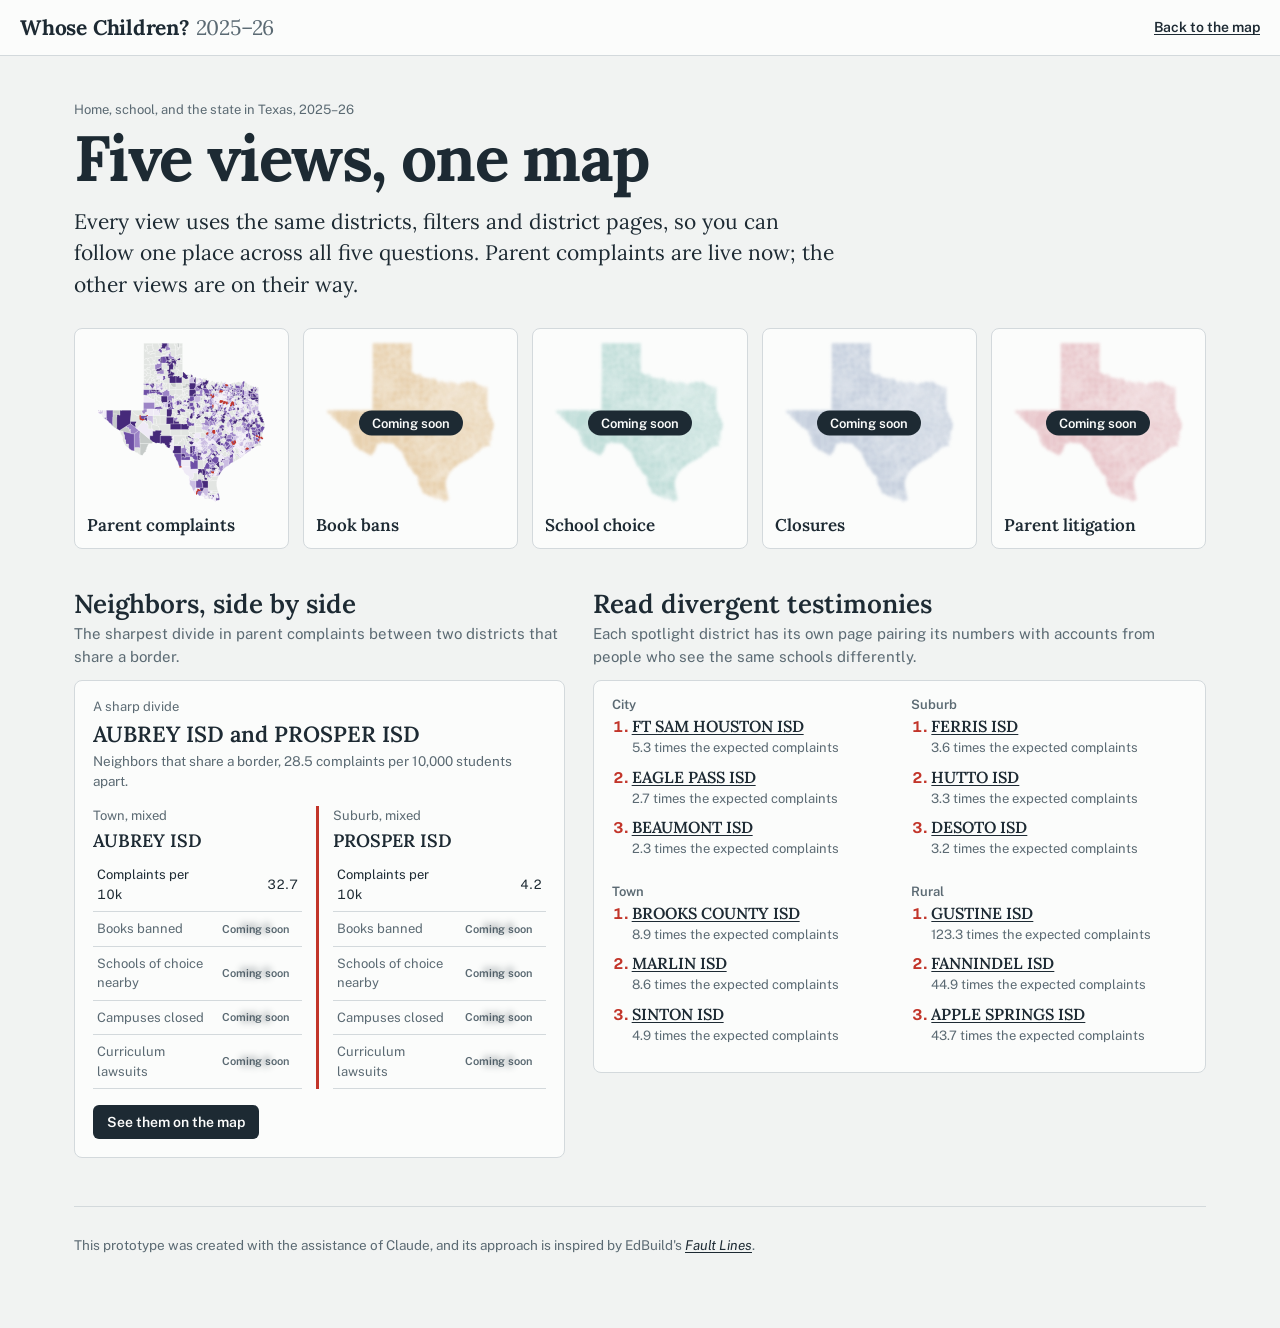
<file: overview.html>
<!doctype html>
<html lang="en">
<head>
  <meta charset="utf-8">
  <meta name="viewport" content="width=device-width, initial-scale=1">
  <title>All five views | Whose Children?</title>
  <link rel="preconnect" href="https://fonts.googleapis.com">
  <link rel="preconnect" href="https://fonts.gstatic.com" crossorigin>
  <link href="https://fonts.googleapis.com/css2?family=Lora:ital,wght@0,400;0,600;0,700;1,400&family=Public+Sans:wght@400;500;600;700&display=swap" rel="stylesheet">
  <link rel="stylesheet" href="css/style.css">
</head>
<body class="t-page">
  <header class="masthead">
    <a class="brand" href="./">Whose Children? <span>2025–26</span></a>
    <nav class="t-nav" aria-label="Back"><a href="./">Back to the map</a></nav>
  </header>

  <main class="o-main">
    <header class="o-head">
      <p class="d-kicker">Home, school, and the state in Texas, 2025–26</p>
      <h1 class="t-title">Five views, one map</h1>
      <p class="t-lede">Every view uses the same districts, filters and district pages, so you can follow one
        place across all five questions. Parent complaints are live now; the other views are on their way.</p>
    </header>

    <section class="o-lenses" id="o-lenses" aria-label="Map views"></section>

    <div class="o-row">
      <section aria-labelledby="pair-title">
        <h2 id="pair-title" class="o-h2">Neighbors, side by side</h2>
        <p class="o-sub">The sharpest divide in parent complaints between two districts that share a border.</p>
        <div id="o-pair"></div>
      </section>
      <section aria-labelledby="tst-title">
        <h2 id="tst-title" class="o-h2">Read divergent testimonies</h2>
        <p class="o-sub">Each spotlight district has its own page pairing its numbers with accounts from people who see the same schools differently.</p>
        <div id="o-testimonies"></div>
      </section>
    </div>

    <footer class="o-foot" id="o-foot"></footer>
  </main>

  <script src="js/config.js"></script>
  <script src="js/charts.js"></script>
  <script src="js/overview.js"></script>
</body>
</html>
</file>
<file: css/style.css>
/* =============================================================================
   Fault Lines in Texas Schools
   Whose Children? Slate ink on cool limestone; one red accent, reserved for the sharpest divides.
   ============================================================================= */

:root {
  --paper: #F1F3F2;
  --panel: #FBFCFB;
  --ink: #1D2A33;
  --muted: #5B6A73;
  --rule: #D3D9DC;
  --fault: #C2352A;
  --edge: rgba(255, 255, 255, 0.75);
  --zero: #E2E5E2;
  --small: #C6CBC9;
  --nodata: #D9DCDA;
  --hl: #E7ECEF;
  --soon-fill: #DCE1E3;

  --serif: "Lora", Georgia, "Times New Roman", serif;
  --sans: "Public Sans", system-ui, -apple-system, "Segoe UI", sans-serif;

  --head-h: 56px;
  --panel-w: 384px;
  color-scheme: light;
}

@media (prefers-color-scheme: dark) {
  :root {
    --paper: #12181D;
    --panel: #172027;
    --ink: #E4E9EB;
    --muted: #98A6AE;
    --rule: #2C3740;
    --fault: #F2594A;
    --edge: rgba(18, 24, 29, 0.8);
    --zero: #252F38;
    --small: #39434C;
    --nodata: #2E3841;
    --hl: #22303A;
    --soon-fill: #2A343C;
    color-scheme: dark;
  }
}

* { box-sizing: border-box; }
html, body { height: 100%; }
body {
  margin: 0;
  background: var(--paper);
  color: var(--ink);
  font: 15px/1.5 var(--sans);
  -webkit-font-smoothing: antialiased;
}
a { color: inherit; text-underline-offset: 2px; }
code { font-size: 0.88em; background: var(--hl); padding: 0 0.3em; border-radius: 3px; }
:focus-visible { outline: 2px solid var(--fault); outline-offset: 2px; }
.visually-hidden { position: absolute; width: 1px; height: 1px; overflow: hidden; clip: rect(0 0 0 0); }
.empty { color: var(--muted); font-style: italic; }
[hidden] { display: none !important; }

/* ---------- Masthead ---------- */
.masthead {
  height: var(--head-h);
  display: flex;
  align-items: center;
  gap: 24px;
  padding: 0 20px;
  border-bottom: 1px solid var(--rule);
  background: var(--panel);
  position: relative;
  z-index: 1001;
}
.brand {
  font: 700 21px/1 var(--serif);
  text-decoration: none;
  white-space: nowrap;
  letter-spacing: -0.01em;
}
.brand span { font-weight: 400; color: var(--muted); }

.lenses { display: flex; gap: 2px; height: 100%; }
.lenses button {
  font: 500 14px var(--sans);
  color: var(--muted);
  background: none;
  border: 0;
  border-bottom: 3px solid transparent;
  padding: 0 12px;
  cursor: pointer;
  white-space: nowrap;
}
.lenses button:hover { color: var(--ink); }
.lenses button[aria-pressed="true"] { color: var(--ink); border-bottom-color: var(--ink); font-weight: 600; }

.search { margin-left: auto; }
.search input {
  font: 14px var(--sans);
  color: var(--ink);
  background: var(--paper);
  border: 1px solid var(--rule);
  border-radius: 6px;
  padding: 7px 10px;
  width: 220px;
}

/* ---------- Layout ---------- */
.layout {
  display: grid;
  grid-template-columns: var(--panel-w) 1fr;
  height: calc(100vh - var(--head-h));
  height: calc(100dvh - var(--head-h));
}
.panel {
  overflow-y: auto;
  background: var(--panel);
  border-right: 1px solid var(--rule);
  padding: 24px 24px 32px;
}
.map-wrap { position: relative; min-height: 0; }
#map { position: absolute; inset: 0; background: var(--paper); }

/* ---------- Panel ---------- */
.lens-intro h1 {
  font: 600 30px/1.12 var(--serif);
  letter-spacing: -0.015em;
  margin: 0 0 12px;
}
.lens-intro p {
  font: 17px/1.55 var(--serif);
  margin: 0 0 8px;
}
.lens-intro strong { font-weight: 700; }

.controls {
  margin: 22px 0 8px;
  padding: 16px 0;
  border-top: 1px solid var(--rule);
  border-bottom: 1px solid var(--rule);
  display: grid;
  gap: 12px;
}
.control-row { display: grid; gap: 6px; }
.control-label { font-size: 13px; font-weight: 600; color: var(--muted); }

.segmented { display: flex; border: 1px solid var(--rule); border-radius: 6px; overflow: hidden; }
.segmented label { flex: 1; position: relative; }
.segmented input { position: absolute; opacity: 0; inset: 0; cursor: pointer; }
.segmented span {
  display: block;
  text-align: center;
  font-size: 13px;
  padding: 6px 4px;
  border-left: 1px solid var(--rule);
}
.segmented label:first-child span { border-left: 0; }
.segmented input:checked + span { background: var(--ink); color: var(--panel); font-weight: 600; }
.segmented input:focus-visible + span { outline: 2px solid var(--fault); outline-offset: -2px; }

.chips { display: flex; flex-wrap: wrap; gap: 6px; }
.chip {
  font: 13px var(--sans);
  color: var(--ink);
  background: transparent;
  border: 1px solid var(--rule);
  border-radius: 999px;
  padding: 4px 10px 4px 8px;
  cursor: pointer;
  display: inline-flex;
  align-items: center;
  gap: 6px;
}
.chip .dot { width: 9px; height: 9px; border-radius: 50%; }
.chip[aria-pressed="true"] { border-color: var(--ink); background: var(--hl); font-weight: 600; }

.toggle { display: flex; align-items: center; gap: 8px; font-size: 14px; cursor: pointer; }
.toggle input { accent-color: var(--fault); width: 16px; height: 16px; }

.chart { margin-top: 22px; }
.chart h2 { font: 600 14px/1.35 var(--sans); margin: 0 0 10px; }
.chart-note { font-size: 12.5px; color: var(--muted); margin: 8px 0 0; }

.bars { display: grid; gap: 5px; }
.bar-row {
  display: grid;
  grid-template-columns: 140px 1fr 48px;
  align-items: center;
  gap: 8px;
  font-size: 13px;
}
.bar-label { overflow: hidden; text-overflow: ellipsis; white-space: nowrap; }
.bar-track { height: 12px; background: var(--hl); border-radius: 2px; overflow: hidden; }
.bar-fill { display: block; height: 100%; background: var(--ink); }
.bar-value { text-align: right; font-variant-numeric: tabular-nums; }
.bar-row.is-hl { font-weight: 700; }

.line-chart { margin: 0; }
.line-chart svg { width: 100%; height: auto; display: block; }
.line-chart .grid { stroke: var(--rule); stroke-width: 1; }
.tick { font: 10px var(--sans); fill: var(--muted); }
.legend-row { display: flex; flex-wrap: wrap; gap: 4px 14px; font-size: 12.5px; margin-top: 6px; }
.key { display: inline-flex; align-items: center; gap: 6px; }
.swatch-line { width: 16px; height: 3px; border-radius: 2px; }

/* ---------- Spotlights ---------- */
.spotlights { margin-top: 30px; padding-top: 18px; border-top: 2px solid var(--ink); }
.spotlights h2 { font: 600 22px/1.2 var(--serif); margin: 0 0 4px; }
.spot-help { font-size: 13.5px; color: var(--muted); margin: 0 0 12px; }
.spot-tabs { display: flex; gap: 0; border-bottom: 1px solid var(--rule); }
.spot-tabs button {
  flex: 1;
  font: 500 13.5px var(--sans);
  color: var(--muted);
  background: none;
  border: 0;
  border-bottom: 2px solid transparent;
  padding: 7px 0;
  margin-bottom: -1px;
  cursor: pointer;
}
.spot-tabs button[aria-selected="true"] { color: var(--ink); border-bottom-color: var(--fault); font-weight: 600; }
.spot-list { list-style: none; margin: 0; padding: 0; counter-reset: spot; }
.spot-list li {
  counter-increment: spot;
  display: grid;
  grid-template-columns: 28px 1fr;
  padding: 12px 0;
  border-bottom: 1px solid var(--rule);
}
.spot-list li::before {
  content: counter(spot);
  font: 700 18px/1.2 var(--serif);
  color: var(--fault);
}
.spot-list li.empty { display: block; }
.spot-list li.empty::before { content: none; }
.spot-go {
  grid-column: 2;
  text-align: left;
  background: none;
  border: 0;
  padding: 0;
  color: inherit;
  cursor: pointer;
  font: inherit;
}
.spot-name { display: block; font: 600 16px/1.25 var(--serif); }
.spot-go:hover .spot-name { text-decoration: underline; }
.spot-stat { display: block; font-size: 13px; color: var(--muted); }
.spot-read { grid-column: 2; font-size: 13px; font-weight: 600; margin-top: 4px; justify-self: start; }

.notes { margin-top: 28px; font-size: 12.5px; color: var(--muted); line-height: 1.5; }
.demo-flag { color: var(--fault); font-weight: 600; }

/* ---------- Map chrome ---------- */
.leaflet-container { font-family: var(--sans); background: var(--paper); }
.leaflet-control-attribution { background: color-mix(in srgb, var(--panel) 80%, transparent) !important; color: var(--muted); }
.leaflet-control-attribution a { color: var(--muted); }
.leaflet-bar a { background: var(--panel); color: var(--ink); border-color: var(--rule); }

.legend {
  background: var(--panel);
  color: var(--ink);
  border: 1px solid var(--rule);
  border-radius: 6px;
  padding: 10px 12px;
  font-size: 12.5px;
  min-width: 170px;
}
.legend-title { font-weight: 600; margin: 0 0 6px; }
.legend ul { list-style: none; margin: 0; padding: 0; display: grid; gap: 3px; }
.legend li { display: flex; align-items: center; gap: 8px; }
.sw { width: 18px; height: 12px; border-radius: 2px; border: 1px solid var(--rule); flex: none; }
.sw-fault { height: 4px; border: 0; background: var(--fault); }

.tip {
  background: var(--panel);
  color: var(--ink);
  border: 1px solid var(--rule);
  box-shadow: none;
  font: 13px/1.4 var(--sans);
}
.tip::before { display: none; }

.spot-pin span {
  display: grid;
  place-items: center;
  width: 24px;
  height: 24px;
  border-radius: 50%;
  background: var(--panel);
  color: var(--fault);
  border: 2px solid var(--fault);
  font: 700 13px var(--serif);
}

/* ---------- Drawer ---------- */
.drawer {
  position: absolute;
  top: 14px;
  right: 14px;
  bottom: 14px;
  width: min(380px, calc(100% - 28px));
  overflow-y: auto;
  background: var(--panel);
  border: 1px solid var(--rule);
  border-radius: 8px;
  padding: 20px 22px 24px;
  z-index: 1000;
}
.drawer:has(.pair) { width: min(620px, calc(100% - 28px)); }
.drawer-close {
  float: right;
  font: 600 13px var(--sans);
  color: var(--muted);
  background: none;
  border: 1px solid var(--rule);
  border-radius: 6px;
  padding: 4px 10px;
  cursor: pointer;
}
.d-kicker { font-size: 13px; color: var(--muted); margin: 0 0 4px; }
.d-name { font: 600 26px/1.15 var(--serif); margin: 0 0 6px; letter-spacing: -0.01em; }
.d-meta { font-size: 13.5px; color: var(--muted); margin: 0 0 14px; }
.drawer h3 { font: 600 14px var(--sans); margin: 20px 0 8px; }

.d-spot {
  border-left: 3px solid var(--fault);
  padding: 2px 0 2px 12px;
  margin: 0 0 16px;
}
.d-spot p { margin: 0 0 10px; font: 15px/1.45 var(--serif); }

.btn-primary {
  display: inline-block;
  font: 600 14px var(--sans);
  color: var(--panel);
  background: var(--ink);
  border: 0;
  border-radius: 6px;
  padding: 9px 14px;
  text-decoration: none;
  cursor: pointer;
}
.btn-primary:hover { background: var(--fault); }

.compare { width: 100%; border-collapse: collapse; font-size: 13px; }
.compare th, .compare td { padding: 7px 4px; border-bottom: 1px solid var(--rule); text-align: right; font-variant-numeric: tabular-nums; }
.compare th[scope="row"] { text-align: left; font-weight: 400; }
.compare thead th { font-weight: 600; color: var(--muted); font-size: 12px; }
.compare tr.is-lens { background: var(--hl); }
.compare tr.is-lens th, .compare tr.is-lens td { font-weight: 700; }

.spark { width: 100%; height: auto; display: block; fill: var(--ink); }
.spark text { fill: var(--muted); }
.d-cats { list-style: none; padding: 0; margin: 0; font-size: 13.5px; }
.d-cats li { display: flex; justify-content: space-between; gap: 12px; padding: 4px 0; border-bottom: 1px solid var(--rule); }
.d-nbr { font: 15px/1.5 var(--serif); margin: 0; }
.link {
  font: inherit;
  font-weight: 600;
  color: inherit;
  background: none;
  border: 0;
  padding: 0;
  text-decoration: underline;
  text-underline-offset: 2px;
  cursor: pointer;
}
.pair { display: grid; grid-template-columns: 1fr 1fr; gap: 0; margin-top: 8px; }
.pair section { padding: 0 14px; }
.pair section:first-child { padding-left: 0; border-right: 3px solid var(--fault); }
.pair section:last-child { padding-right: 0; }
.pair .d-name { font-size: 20px; }
.pair .link { margin-top: 10px; font-size: 13px; }

/* ---------- Splash ---------- */
.splash {
  position: fixed;
  inset: 0;
  z-index: 2000;
  background: var(--paper);
  display: flex;
  align-items: center;
  overflow: hidden;
  transition: opacity 0.35s ease;
}
.splash.is-gone { opacity: 0; pointer-events: none; }
.splash-fault {
  position: absolute;
  left: 0;
  right: 0;
  top: 50%;
  width: 100%;
  height: 46vh;
  transform: translateY(-50%);
}
.splash-fault path {
  fill: none;
  stroke: var(--fault);
  stroke-width: 5;
  stroke-linejoin: miter;
  vector-effect: non-scaling-stroke;
  opacity: 0.9;
  stroke-dasharray: 2600;
  stroke-dashoffset: 2600;
  animation: draw 1.6s cubic-bezier(.6, .05, .3, 1) 0.2s forwards;
}
@keyframes draw { to { stroke-dashoffset: 0; } }
.splash-inner {
  position: relative;
  max-width: 640px;
  margin-left: max(24px, 9vw);
  padding: 32px 28px;
  background: color-mix(in srgb, var(--paper) 88%, transparent);
}
.splash-kicker { font-size: 15px; color: var(--muted); margin: 0; }
.splash h1 {
  font: 700 clamp(64px, 11vw, 132px)/0.92 var(--serif);
  letter-spacing: -0.035em;
  margin: 4px 0 18px;
}
.splash-lede { font: 20px/1.5 var(--serif); margin: 0 0 18px; max-width: 34em; }
.splash-lenses { list-style: none; padding: 0; margin: 0 0 24px; display: grid; gap: 4px; font-size: 15px; }
.splash-lenses b { font-weight: 600; margin-right: 4px; }
.splash-demo { margin: 14px 0 0; font-size: 13px; color: var(--fault); }

/* ---------- Testimony page ---------- */
.t-page { background: var(--paper); }
.t-nav { margin-left: auto; font-size: 14px; font-weight: 600; }
.t-main { max-width: 1060px; margin: 0 auto; padding: 48px 24px 80px; }
.t-head { max-width: 720px; }
.t-title { font: 700 clamp(40px, 6vw, 64px)/1 var(--serif); letter-spacing: -0.025em; margin: 6px 0 16px; }
.t-lede { font: 21px/1.5 var(--serif); margin: 0 0 24px; }
.t-stats { display: grid; grid-template-columns: repeat(auto-fit, minmax(130px, 1fr)); gap: 18px 28px; margin: 0; }
.t-stats dt { font-size: 12.5px; color: var(--muted); }
.t-stats dd { margin: 0; font: 600 24px/1.2 var(--serif); font-variant-numeric: tabular-nums; }
.t-fault { display: block; width: 100%; height: 28px; margin: 32px 0; }
.t-fault path { fill: none; stroke: var(--fault); stroke-width: 3; vector-effect: non-scaling-stroke; }
.t-body { font: 18px/1.65 var(--serif); }
.t-intro { max-width: 680px; margin-bottom: 36px; }
.t-columns { display: grid; grid-template-columns: repeat(var(--cols, 2), 1fr); gap: 0; }
.t-side { padding: 0 28px; }
.t-side:first-child { padding-left: 0; }
.t-side:last-child { padding-right: 0; }
.t-side + .t-side { border-left: 3px solid var(--fault); }
.t-side h2 { font: 600 24px/1.2 var(--serif); margin: 0 0 18px; }
.t-voice { padding: 0 0 22px; margin: 0 0 22px; border-bottom: 1px solid var(--rule); }
.t-voice h3 { font: 600 15px/1.35 var(--sans); margin: 0 0 10px; }
.t-voice blockquote { margin: 0 0 12px; font: italic 22px/1.4 var(--serif); }
.t-voice blockquote p { margin: 0; }
.t-voice p { margin: 0 0 10px; }
.t-more { margin-top: 56px; padding-top: 18px; border-top: 2px solid var(--ink); }
.t-more h2 { font: 600 20px var(--serif); margin: 0 0 10px; }
.t-more ul { list-style: none; padding: 0; margin: 0; display: grid; gap: 8px; }
.t-more a { font: 600 17px var(--serif); margin-right: 10px; }
.t-more span { font-size: 13.5px; color: var(--muted); }

/* ---------- Small screens ---------- */
@media (max-width: 1100px) {
  .search input { width: 160px; }
  .lenses button { padding: 0 8px; font-size: 13px; }
}
@media (max-width: 860px) {
  .masthead { height: auto; flex-wrap: wrap; gap: 8px 16px; padding: 10px 14px 0; }
  .lenses { order: 3; width: 100%; overflow-x: auto; height: 42px; }
  .search { margin-left: auto; }
  .search input { width: 150px; }
  .layout { display: flex; flex-direction: column-reverse; height: auto; }
  .map-wrap { height: 62vh; }
  .panel { border-right: 0; overflow: visible; }
  .drawer {
    position: fixed;
    top: auto;
    left: 0;
    right: 0;
    bottom: 0;
    width: 100%;
    max-height: 70vh;
    border-radius: 12px 12px 0 0;
  }
  .drawer:has(.pair) { width: 100%; }
  .pair { grid-template-columns: 1fr; }
  .pair section, .pair section:first-child, .pair section:last-child { padding: 0 0 14px; border-right: 0; }
  .pair section + section { border-top: 3px solid var(--fault); padding-top: 14px; }
  .splash-inner { margin: 0 12px; padding: 20px 16px; }
  .splash-lede { font-size: 18px; }
  .t-columns { grid-template-columns: 1fr; }
  .t-side, .t-side:first-child, .t-side:last-child { padding: 0; }
  .t-side + .t-side { border-left: 0; border-top: 3px solid var(--fault); padding-top: 24px; }
}

@media (prefers-reduced-motion: reduce) {
  .splash-fault path { animation: none; stroke-dashoffset: 0; }
  .splash { transition: none; }
}

/* ---------- Coming soon ---------- */
.masthead-link { font-size: 13.5px; font-weight: 600; white-space: nowrap; text-decoration: none; color: var(--muted); }
.masthead-link:hover { color: var(--ink); text-decoration: underline; }
.tab-soon { font-size: 10px; font-weight: 600; color: var(--muted); border: 1px solid var(--rule); border-radius: 99px; padding: 0 5px; margin-left: 2px; vertical-align: 1px; }
.soon-tag { font-size: 12px; font-weight: 600; color: var(--muted); border: 1px solid var(--rule); border-radius: 99px; padding: 0 7px; }
.soon-badge { display: inline-block; font: 600 13px var(--sans); color: var(--panel); background: var(--ink); border-radius: 99px; padding: 3px 11px; margin-bottom: 10px; }
.muted { color: var(--muted); font-size: 15px !important; }

.map-soon {
  position: absolute; left: 50%; top: 42%; transform: translate(-50%, -50%);
  z-index: 900; width: min(360px, 80%); text-align: center;
  background: color-mix(in srgb, var(--panel) 92%, transparent);
  border: 1px solid var(--rule); border-radius: 10px; padding: 22px 24px;
}
.map-soon-title { font: 700 26px/1.1 var(--serif); margin: 0 0 8px; }
.map-soon-text { font: 16px/1.45 var(--serif); margin: 0 0 14px; }

.soon-chart { position: relative; margin-top: 22px; }
.soon-ghost { display: grid; gap: 8px; filter: blur(3px); opacity: 0.55; }
.soon-ghost span { display: block; height: 14px; border-radius: 3px; background: var(--muted); }
.soon-ghost span:nth-child(1) { width: 92%; } .soon-ghost span:nth-child(2) { width: 70%; }
.soon-ghost span:nth-child(3) { width: 55%; } .soon-ghost span:nth-child(4) { width: 34%; }
.soon-over { position: absolute; inset: 0; display: grid; place-items: center; margin: 0; font: 600 14px var(--sans); }

.soon-cell { position: relative; display: inline-grid; place-items: center; min-width: 86px; }
.soon-cell i { grid-area: 1 / 1; font-style: normal; font-weight: 700; filter: blur(3.5px); opacity: 0.5; }
.soon-cell b { grid-area: 1 / 1; font-size: 11px; font-weight: 600; color: var(--muted); white-space: nowrap; }
.compare tr.is-soon th { color: var(--muted); }
.t-stats .soon-cell { min-width: 0; justify-items: start; }
.t-stats .soon-cell b { font: 600 13px var(--sans); }
.t-stats .soon-cell i { font-size: 24px; }

.credit { margin-top: 10px; color: var(--ink); }

/* ---------- Overview page ---------- */
.o-main { max-width: 1180px; margin: 0 auto; padding: 44px 24px 60px; }
.o-head { max-width: 760px; margin-bottom: 28px; }
.o-lenses { display: grid; grid-template-columns: repeat(5, 1fr); gap: 14px; }
.o-card { display: block; text-decoration: none; background: var(--panel); border: 1px solid var(--rule); border-radius: 8px; padding: 10px 12px 12px; }
.o-card:hover { border-color: var(--ink); }
.o-mapwrap { position: relative; }
.o-map { display: block; width: 100%; height: auto; }
.o-fault { fill: none; stroke: var(--fault); stroke-width: 1.6; stroke-linecap: round; }
.o-card.is-soon .o-map { filter: blur(1.5px) grayscale(0.2); opacity: 0.75; }
.o-soon { position: absolute; left: 50%; top: 50%; transform: translate(-50%, -50%); background: var(--ink); color: var(--panel); font: 600 13px var(--sans); border-radius: 99px; padding: 5px 13px; white-space: nowrap; }
.o-title { font: 600 17px var(--serif); margin: 8px 0 0; }
.o-row { display: grid; grid-template-columns: 1fr 1.25fr; gap: 28px; margin-top: 40px; }
.o-h2 { font: 600 26px/1.15 var(--serif); margin: 0 0 4px; }
.o-sub { color: var(--muted); margin: 0 0 12px; }
.o-box { background: var(--panel); border: 1px solid var(--rule); border-radius: 8px; padding: 16px 18px 18px; }
.o-pairname { font: 600 22px/1.2 var(--serif); margin: 0 0 4px; }
.o-pair { display: grid; grid-template-columns: 1fr 1fr; margin: 6px 0 16px; }
.o-pair > div { padding: 0 14px; }
.o-pair > div:first-child { padding-left: 0; border-right: 3px solid var(--fault); }
.o-pair > div:last-child { padding-right: 0; }
.o-pair h3 { font: 600 18px var(--serif); margin: 0 0 6px; }
.o-tlist { display: grid; grid-template-columns: 1fr 1fr; gap: 16px 24px; }
.o-region { font: 600 13px var(--sans); color: var(--muted); margin: 0 0 4px; }
.o-tlist ol { margin: 0; padding-left: 20px; }
.o-tlist li { margin-bottom: 8px; }
.o-tlist li::marker { color: var(--fault); font-weight: 700; }
.o-tlist a { font: 600 16px var(--serif); display: block; }
.o-tlist span { font-size: 13px; color: var(--muted); }
.o-foot { margin-top: 48px; padding-top: 14px; border-top: 1px solid var(--rule); font-size: 13.5px; color: var(--muted); }
.o-foot a { color: var(--ink); }
@media (max-width: 1000px) { .o-lenses { grid-template-columns: repeat(3, 1fr); } .o-row { grid-template-columns: 1fr; } }
@media (max-width: 600px) { .o-lenses { grid-template-columns: repeat(2, 1fr); } .o-pair, .o-tlist { grid-template-columns: 1fr; } .o-pair > div:first-child { border-right: 0; padding-bottom: 12px; } }
/* keep the "coming soon" card clear of the open district drawer */
@media (min-width: 861px) { .map-wrap:has(.drawer:not([hidden])) .map-soon { left: calc(50% - 200px); } }
/* District profile (mirrors the Rmd map popup) */
.profile { width: 100%; border-collapse: collapse; font-size: 13px; }
.profile th, .profile td { padding: 5px 4px; border-bottom: 1px solid var(--rule); font-variant-numeric: tabular-nums; }
.profile th { text-align: left; font-weight: 400; color: var(--muted); }
.profile td { text-align: right; font-weight: 600; }
.sw-charter { background: transparent !important; border: 1.5px dashed var(--ink); }
.tip-sub { color: var(--muted); font-size: 12px; }
</file>
